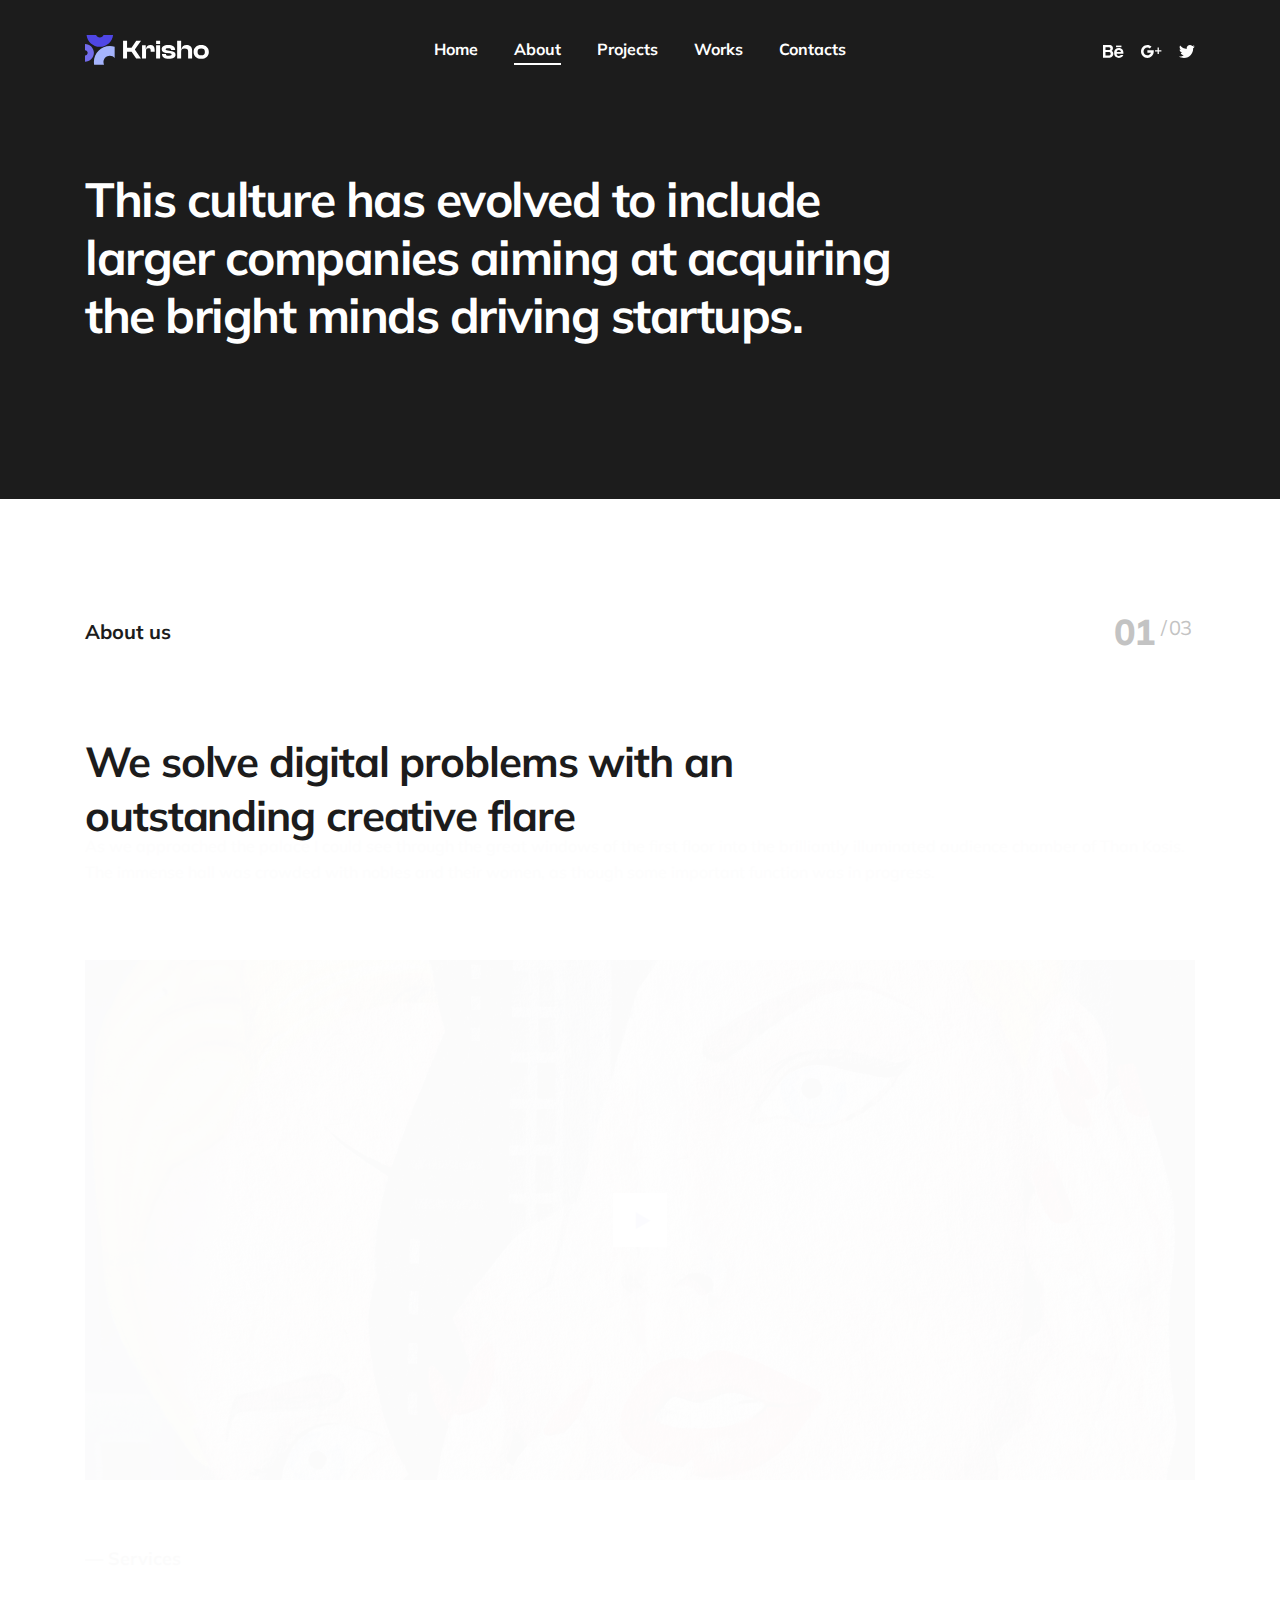
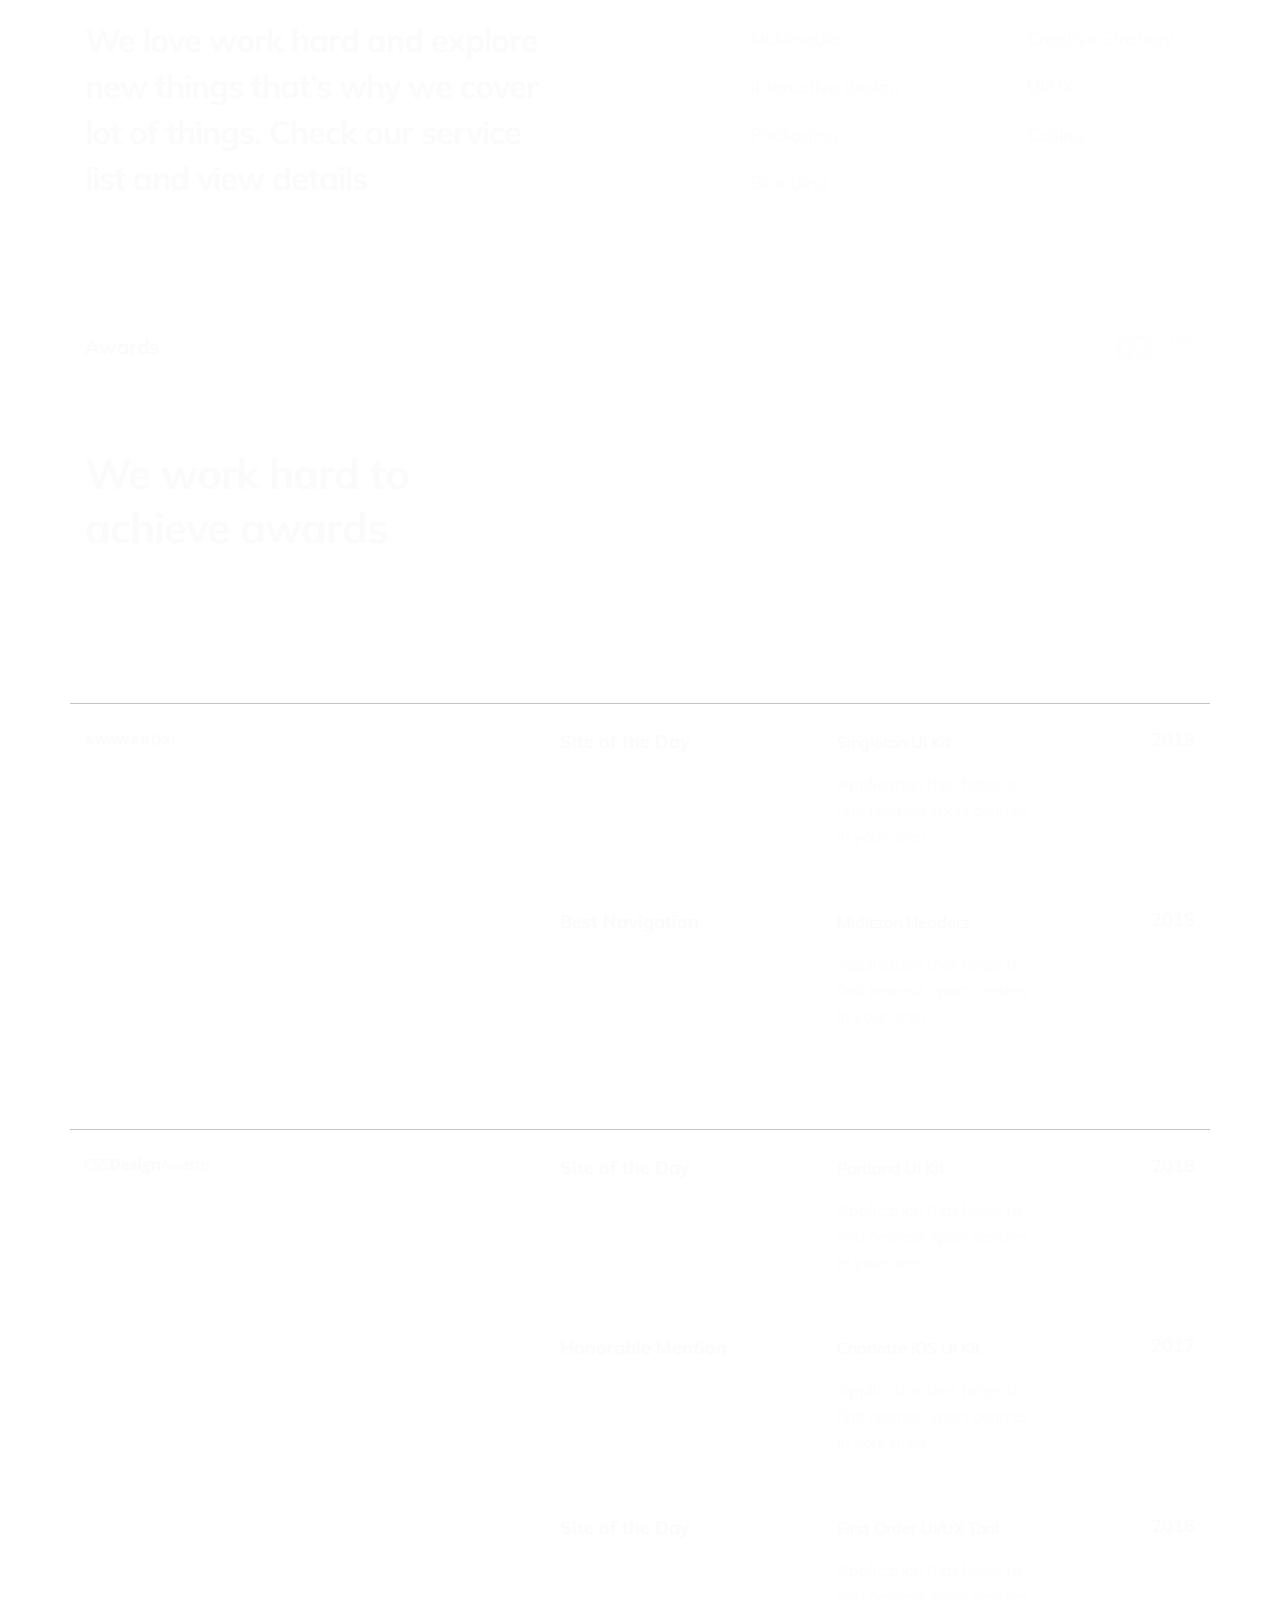
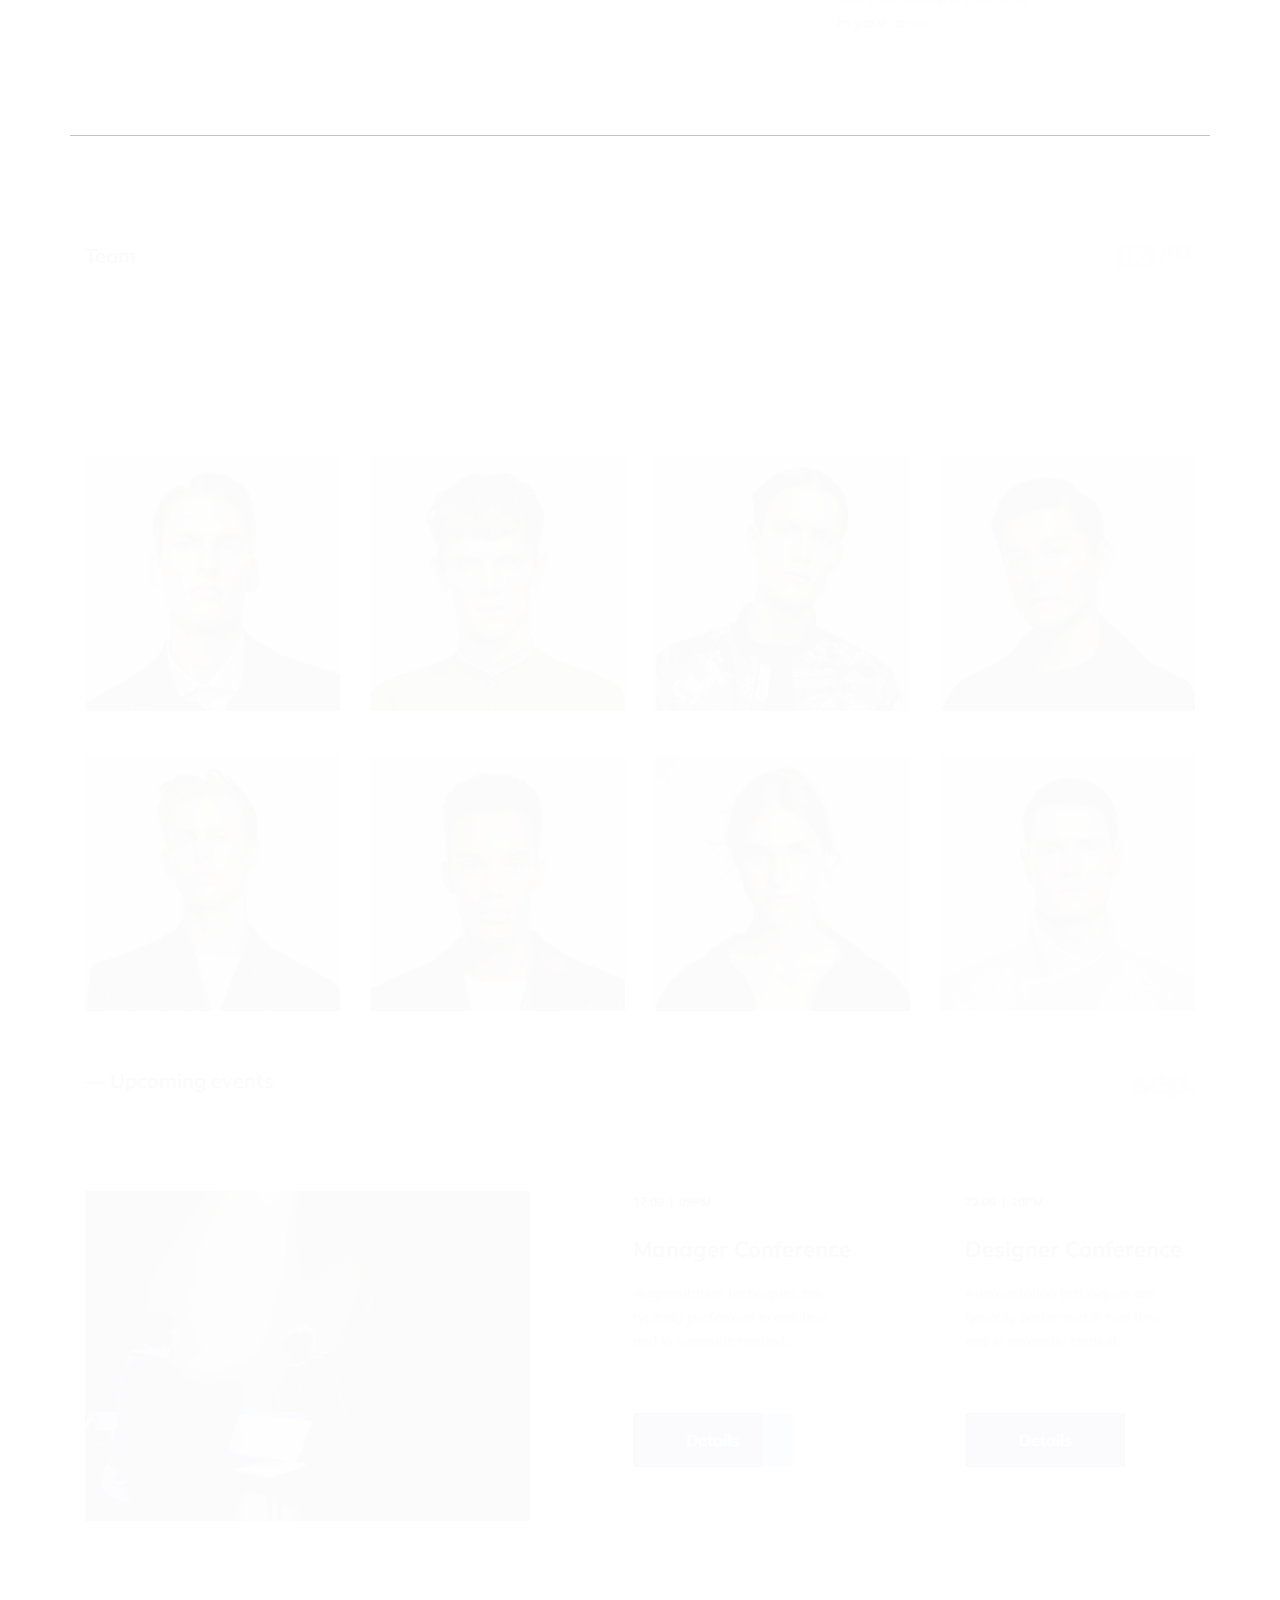
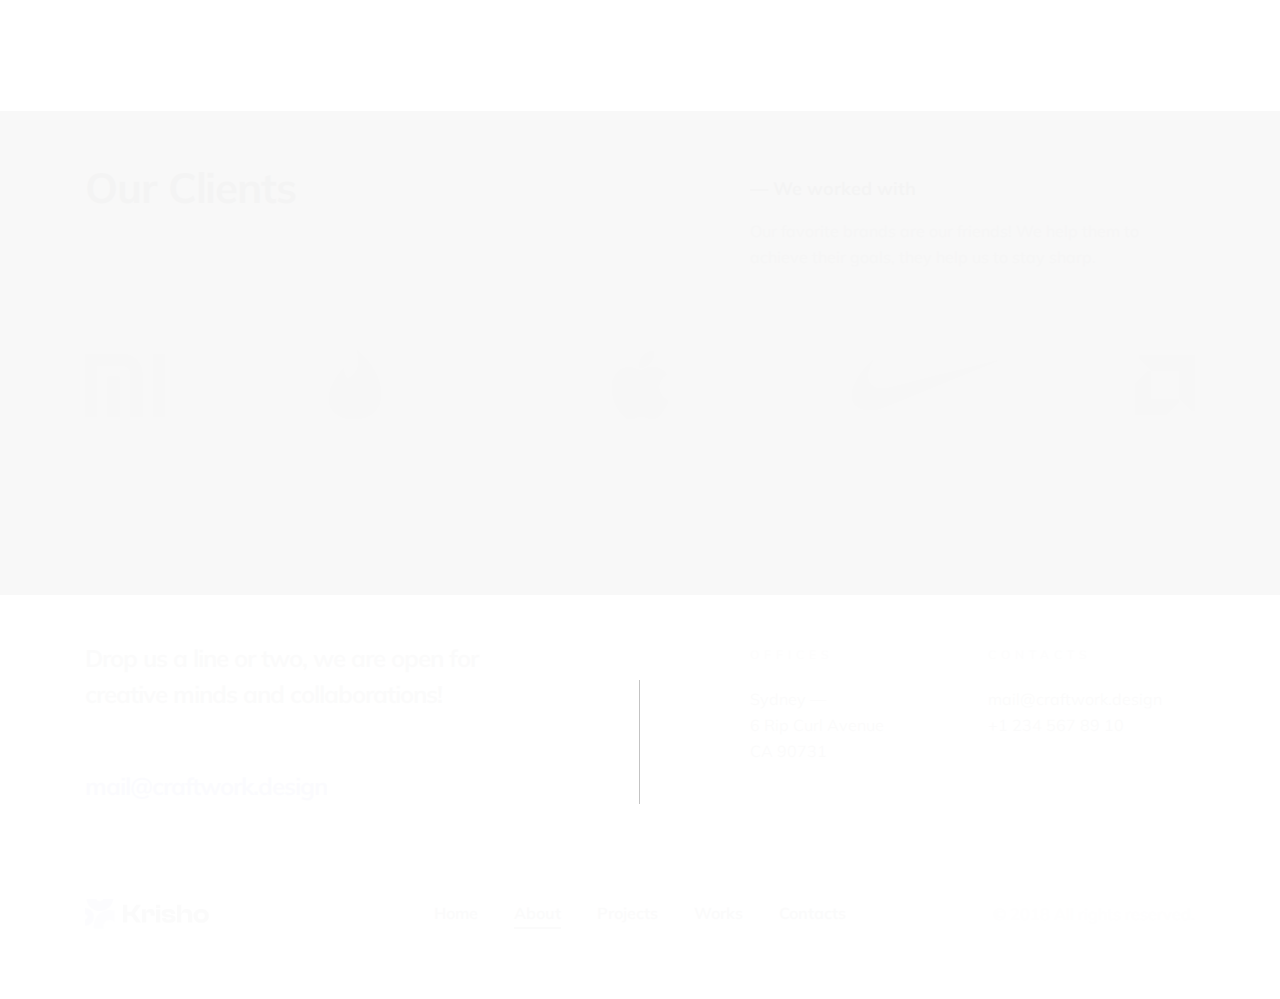
<file: about.html>
<!DOCTYPE html>
<html lang="en-US" prefix="og: http://ogp.me/ns#">
<head>
	<meta charset="utf-8" >
	<meta name="viewport" content="width=device-width, initial-scale=1">
	<meta name="apple-mobile-web-app-capable" content="yes" />
	
	<!-- SEO Title, Keywords, Description tags -->
	<title>Krisho</title>
	<meta name="keywords" content="">
	<meta name="description" content="">
	
	<!-- Favicon in different sizes -->
	<link sizes="57x57"   href="i/favicon/57x57.png"   rel="apple-touch-icon-precomposed" />
	<link sizes="72x72"   href="i/favicon/72x72.png"   rel="apple-touch-icon-precomposed" />
	<link sizes="114x114" href="i/favicon/114x114.png" rel="apple-touch-icon-precomposed" />
	<link sizes="120x120" href="i/favicon/120x120.png" rel="apple-touch-icon-precomposed" />
	<link sizes="144x144" href="i/favicon/144x144.png" rel="apple-touch-icon-precomposed" />
	<link sizes="32x32"   href="i/favicon/32x32.png"   rel="icon" type="image/png" />
	<link sizes="16x16"   href="i/favicon/16x16.png"   rel="icon" type="image/png" />
	
	<!-- OGP tags - this information will be displayed while sharing to social networks (Facebook, Twitter, etc.) -->
	<meta property="og:locale" content="en_US" />
	<meta property="og:type" content="article" />
	<meta property="og:title" content="Community HTML5 Bootstrap 4 Theme" />
	<meta property="og:description" content="" />
	<meta property="og:url" content="#" />
	<meta property="og:site_name" content="GetCraftWork" />
	<meta property="article:publisher" content="#" />
	<meta property="article:author" content="#" />
	<meta property="article:section" content="Products" />
	<meta property="og:image" content="/mindcraft/i/social_img.jpg" />
	<meta property="og:image:secure_url" content="/mindcraft/i/social_img.jpg" />
	<meta property="og:image:width" content="800" />
	<meta property="og:image:height" content="600" />
	<meta name="twitter:card" content="summary_large_image" />
	<meta name="twitter:description" content="" />
	<meta name="twitter:title" content="Community HTML5 Bootstrap 4 Theme" />
	<meta name="twitter:site" content="#" />
	<meta name="twitter:image" content="/mindcraft/i/social_img.jpg" />
	<meta name="twitter:creator" content="#" />

	<!-- Fonts from Google Fonts. Check https://fonts.google.com/ for more fonts! -->
	<link href="https://fonts.googleapis.com/css?family=Muli:300,400,600,700,800" rel="stylesheet">
	
	<!-- Stylesheet -->
	<link href="css/style.css" rel="stylesheet" />

	<!-- jQuery -->
	<script src="js/jquery.min.js"></script>
	
	<!-- Fancybox 3 for video popups and galleries in popup -->
	<script src="js/jquery.fancybox.min.js"></script>
</head> 
<body class="about">

	<!-- Navigation -->
	<a class="hamburger"></a>
	
	<nav role="navigation" class="main_nav">
		<a class="close"></a>
		<div class="container">
			<div class="row align-items-center justify-content-between">
				<div class="col-xl-2 animatable">
					<a href="./" class="logo">
						<img src="i/logo.svg" />
					</a>
				</div>
				<div class="col-xl-8 d-xl-flex justify-content-center align-items-center links animatable" data-delay="150">
					<div><a href="./">Home</a></div>
					<div><a href="about.html" class="active">About</a></div>
					<div><a href="projects.html">Projects</a></div>
					<div><a href="works.html">Works</a></div>
					<div><a href="contacts.html">Contacts</a></div>
				</div>
				<div class="col-xl-2 d-flex justify-content-xl-end align-items-center socials animatable" data-delay="300">
					<a href="https://www.behance.net/shepovalov" target="_blank" class="behance">
						<img src="i/behance.svg" alt="" />
					</a>
					<a href="https://plus.google.com/" target="_blank" class="google_plus">
						<img src="i/google_plus.svg" alt="" />
					</a>
					<a href="https://twitter.com/hellodeny" target="_blank" class="twitter">
						<img src="i/twitter.svg" alt="" />
					</a>
				</div>
			</div>
		</div>
	</nav>

	<!-- First screen -->
	<header>
		<div class="container">
			<a href="./" class="logo_mobile">
				<img src="i/logo.svg" />
			</a>
			<div class="row">
				<div class="col-md-9 left animatable" data-delay="300">
					<h1>This culture has evolved to include larger companies aiming at acquiring the bright minds driving startups.</h1>
				</div>
			</div>
		</div>
	</header>
	
	<!-- Section About Us -->	
	<section class="section_about">
		<div class="animatable">
			<div class="container">
				<div class="row align-items-center">
					<div class="col-8 animatable">
						<div class="section_title">About us</div>
					</div>
					<div class="col-4 text-right section_counter animatable" data-delay="200">
						<span class="now">01</span>
						<span class="total">/ 03</span>
					</div>
				</div>
				<article>
					<h2 class="animatable">We solve digital problems with an outstanding creative flare</h2>
					<div class="text animatable" data-delay="100">
						As we approached the palace I could see through the great windows of 
						the first floor into the brilliantly illuminated audience chamber of Than 
						Kosis. The immense hall was crowded with nobles and their women, as 
						though some important function was in progress.
					</div>
					<!-- Video opens in popup created using Fancybox 3. Check their docs for more options: https://fancyapps.com/fancybox/3/ -->
					<a data-fancybox href="https://www.youtube.com/watch?v=2cYq-Glc1gM" class="video animatable" data-delay="200">
						<img src="i/about_video_cover.jpg" srcset="i/about_video_cover@2x.jpg 2x" alt="" class="img-fluid" />
						<i class="icon icon-play-white"></i>
					</a>
				</article>
				<div class="second_title animatable">— Services</div>
				<div class="row justify-content-between">
					<div class="col-md-6 animatable" data-delay="100">
						<h4>
							We love work hard and explore <br />
							new things that’s why we cover <br />
							lot of things. Check our service <br />
							list and view details
						</h4>
					</div>
					<div class="col-lg-5 col-md-6 services">
						<div class="row justify-content-between">
							<div class="col-xl-5 col-sm-6 animatable" data-delay="200">
								<div class="service">Multimedia</div>
								<div class="service">Interactive design</div>
								<div class="service">Packaging</div>
								<div class="service">Branding</div>
							</div>
							<div class="col-xl-5 col-sm-6 animatable" data-delay="300">
								<div class="service">Creative Strategy</div>
								<div class="service">UI/UX</div>
								<div class="service">Coding</div>
							</div>
						</div>
					</div>
				</div>
			</div>
		</div>
	</section>
	
	<!-- Section Awards -->	
	<section class="section_awards">
		<div class="container">
			<div class="row align-items-center">
				<div class="col-8 animatable">
					<div class="section_title">Awards</div>
				</div>
				<div class="col-4 text-right section_counter animatable" data-delay="200">
					<span class="now">02</span>
					<span class="total">/ 03</span>
				</div>
			</div>
			<h2 class="animatable" data-delay="300">We work hard to <br />achieve awards</h2>
			<!-- Pseudo-table row -->
			<div class="row justify-content-between table_row">
				<div class="col-md-2 logo animatable">
					<img src="i/awwwards-logo.svg" alt="" class="img-fluid" />
				</div>
				<div class="col-xl-7 col-md-10 right">
					<div class="row">
						<div class="col-xl-5 col-md-4 animatable" data-delay="100">
							<div class="col_title">Site of the Day</div>							
						</div>
						<div class="col-xl-4 col-md-6 animatable" data-delay="200">
							<div class="col_text">
								<div class="title">Singleton UI Kit</div>
								Application that helps to find nearest sport centres in your area
							</div>						
						</div>
						<div class="col-xl-3 col-md-2 animatable" data-delay="300">
							<div class="year text-left text-md-right">2018</div>							
						</div>
					</div>
					<div class="row">
						<div class="col-xl-5 col-md-4 animatable" data-delay="100">
							<div class="col_title">Best Navigation</div>							
						</div>
						<div class="col-xl-4 col-md-6 animatable" data-delay="200">
							<div class="col_text">
								<div class="title">Midleton Headers</div>
								Application that helps to find nearest sport centres in your area
							</div>						
						</div>
						<div class="col-xl-3 col-md-2 animatable" data-delay="300">
							<div class="year text-left text-md-right">2018</div>							
						</div>
					</div>
				</div>
			</div>
			<!-- Pseudo-table row -->
			<div class="row justify-content-between table_row">
				<div class="col-md-2 logo animatable">
					<img src="i/cssdesignawards-logo.svg" alt="" class="img-fluid" />
				</div>
				<div class="col-xl-7 col-md-10 right">
					<div class="row">
						<div class="col-xl-5 col-md-4 animatable" data-delay="100">
							<div class="col_title">Site of the Day</div>							
						</div>
						<div class="col-xl-4 col-md-6 animatable" data-delay="200">
							<div class="col_text">
								<div class="title">Portland UI Kit</div>
								Application that helps to find nearest sport centres in your area
							</div>						
						</div>
						<div class="col-xl-3 col-md-2 animatable" data-delay="300">
							<div class="year text-left text-md-right">2018</div>							
						</div>
					</div>
					<div class="row">
						<div class="col-xl-5 col-md-4 animatable" data-delay="100">
							<div class="col_title">Honorable Mention</div>							
						</div>
						<div class="col-xl-4 col-md-6 animatable" data-delay="200">
							<div class="col_text">
								<div class="title">Charlotte iOS UI Kit</div>
								Application that helps to find nearest sport centres in your area
							</div>						
						</div>
						<div class="col-xl-3 col-md-2 animatable" data-delay="300">
							<div class="year text-left text-md-right">2017</div>							
						</div>
					</div>
					<div class="row">
						<div class="col-xl-5 col-md-4 animatable" data-delay="100">
							<div class="col_title">Site of the Day</div>							
						</div>
						<div class="col-xl-4 col-md-6 animatable" data-delay="200">
							<div class="col_text">
								<div class="title">First Order UI/UX Tool</div>
								Application that helps to find nearest sport centres in your area
							</div>						
						</div>
						<div class="col-xl-3 col-md-2 animatable" data-delay="300">
							<div class="year text-left text-md-right">2016</div>							
						</div>
					</div>
				</div>
			</div>
		</div>
	</section>
	
	<!-- Section Team -->	
	<section class="section_team">
		<div class="container">
			<div class="row align-items-center">
				<div class="col-8 animatable">
					<div class="section_title">Team</div>
				</div>
				<div class="col-4 text-right section_counter animatable" data-delay="200">
					<span class="now">03</span>
					<span class="total">/ 03</span>
				</div>
			</div>
			<div class="row slider">
				<div class="col-xl-3">
					<div class="block animatable">
						<img src="i/team-1.jpg" srcset="i/team-1@2x.jpg 2x" alt="" />
						<div class="d-flex flex-column justify-content-between inner">
							<div class="top">
								<div class="name">Maxim Kirpichev</div>
								<div class="position">Web developer</div>
							</div>
							<div class="text">
								“Art is not a handicraft, it is 
								the transmission of feeling 
								the artist has experienced.”
							</div>
						</div>
					</div>
				</div>
				<div class="col-xl-3">
					<div class="block animatable" data-delay="100">
						<img src="i/team-2.jpg" srcset="i/team-2@2x.jpg 2x" alt="" />
						<div class="d-flex flex-column justify-content-between inner">
							<div class="top">
								<div class="name">Denis Shepovalov</div>
								<div class="position">Project manager</div>
							</div>
							<div class="text">
								“Art is not a handicraft, it is 
								the transmission of feeling 
								the artist has experienced.”
							</div>
						</div>
					</div>
				</div>
				<div class="col-xl-3">
					<div class="block animatable" data-delay="200">
						<img src="i/team-3.jpg" srcset="i/team-3@2x.jpg 2x" alt="" />
						<div class="d-flex flex-column justify-content-between inner">
							<div class="top">
								<div class="name">Bakhtiyar Sattarov</div>
								<div class="position">UI/UX Designer</div>
							</div>
							<div class="text">
								“Art is not a handicraft, it is 
								the transmission of feeling 
								the artist has experienced.”
							</div>
						</div>
					</div>
				</div>
				<div class="col-xl-3">
					<div class="block animatable" data-delay="300">
						<img src="i/team-4.jpg" srcset="i/team-4@2x.jpg 2x" alt="" />
						<div class="d-flex flex-column justify-content-between inner">
							<div class="top">
								<div class="name">Your teamate</div>
								<div class="position">Teamate position</div>
							</div>
							<div class="text">
								“Art is not a handicraft, it is 
								the transmission of feeling 
								the artist has experienced.”
							</div>
						</div>
					</div>
				</div>
				<div class="col-xl-3">
					<div class="block animatable">
						<img src="i/team-5.jpg" srcset="i/team-5@2x.jpg 2x" alt="" />
						<div class="d-flex flex-column justify-content-between inner">
							<div class="top">
								<div class="name">Your teamate</div>
								<div class="position">Teamate position</div>
							</div>
							<div class="text">
								“Art is not a handicraft, it is 
								the transmission of feeling 
								the artist has experienced.”
							</div>
						</div>
					</div>
				</div>
				<div class="col-xl-3">
					<div class="block animatable" data-delay="100">
						<img src="i/team-6.jpg" srcset="i/team-6@2x.jpg 2x" alt="" />
						<div class="d-flex flex-column justify-content-between inner">
							<div class="top">
								<div class="name">Your teamate</div>
								<div class="position">Teamate position</div>
							</div>
							<div class="text">
								“Art is not a handicraft, it is 
								the transmission of feeling 
								the artist has experienced.”
							</div>
						</div>
					</div>
				</div>
				<div class="col-xl-3">
					<div class="block animatable" data-delay="200">
						<img src="i/team-7.jpg" srcset="i/team-7@2x.jpg 2x" alt="" />
						<div class="d-flex flex-column justify-content-between inner">
							<div class="top">
								<div class="name">Polina Kuzina</div>
								<div class="position">Manager at Craftwork</div>
							</div>
							<div class="text">
								“Art is not a handicraft, it is 
								the transmission of feeling 
								the artist has experienced.”
							</div>
						</div>
					</div>
				</div>
				<div class="col-xl-3">
					<div class="block animatable" data-delay="300">
						<img src="i/team-8.jpg" srcset="i/team-8@2x.jpg 2x" alt="" />
						<div class="d-flex flex-column justify-content-between inner">
							<div class="top">
								<div class="name">Your teamate</div>
								<div class="position">Teamate position</div>
							</div>
							<div class="text">
								“Art is not a handicraft, it is 
								the transmission of feeling 
								the artist has experienced.”
							</div>
						</div>
					</div>
				</div>
			</div>
		</div>
	</section>
	
	<!-- Section Upcoming Events -->	
	<section class="section_upcoming_events">
		<div class="container">
			<div class="row align-items-center">
				<div class="col-8 animatable">
					<div class="section_title">— Upcoming events</div>
				</div>
				<div class="col-4 text-right section_counter animatable" data-delay="200">
					<span class="now">sep.</span>
				</div>
			</div>
			<div class="row justify-content-between events">
				<div class="col-lg-5 col-md-4 animatable">
					<img src="i/section_upcoming_events_img.jpg" srcset="i/section_upcoming_events_img@2x.jpg 2x" alt="" class="img-fluid" />
				</div>
				<div class="col-lg-3 col-md-4 col-sm-6 d-sm-flex justify-content-end event_holder">
					<div class="event">
						<div class="date animatable" data-delay="100">17.09 &nbsp;|&nbsp; 09PM </div>
						<div class="title animatable" data-delay="200">Manager Conference</div>
						<div class="text animatable" data-delay="300">Augmentation techniques are typically performed in real time <nobr>and in semantic</nobr> context.</div>
						<a href="#" class="btn animatable" data-delay="400">Details</a>
					</div>
				</div>
				<div class="col-lg-3 col-md-4 col-sm-6 d-sm-flex justify-content-end event_holder">
					<div class="event">
						<div class="date animatable" data-delay="300">22.09 &nbsp;|&nbsp; 10PM </div>
						<div class="title animatable" data-delay="400">Designer Conference</div>
						<div class="text animatable" data-delay="500">Augmentation techniques are typically performed in real time <nobr>and in semantic</nobr> context.</div>
						<a href="#" class="btn animatable" data-delay="600">Details</a>
					</div>
				</div>
			</div>
		</div>
	</section>
	
	<!-- Section Our Clients -->	
	<section class="section_our_clients">
		<div class="container">
			<div class="row justify-content-between">
				<div class="col-xl-6 animatable">
					<h2 class="text-center text-xl-left">Our Clients</h2>
				</div>
				<div class="col-xl-5 text-center text-xl-left right">
					<div class="subtitle animatable" data-delay="100"><b>— We worked with</b></div>
					<div class="text animatable" data-delay="200">Our favorite brands are our friends! We help them to achieve their goals, they help us to stay sharp.</div>
				</div>
			</div>
			<div class="row justify-content-center justify-content-xl-between align-items-center logos">
				<div class="col-2 text-center text-xl-left animatable">
					<a href="#" target="_blank"><img src="i/logo-xiaomi.png" srcset="i/logo-xiaomi@2x.png 2x" alt="" class="img-fluid" /></a>
				</div>
				<div class="col-2 text-center animatable" data-delay="100">
					<a href="#" target="_blank"><img src="i/logo-tinder.png" srcset="i/logo-tinder@2x.png 2x" alt="" class="img-fluid" /></a>
				</div>
				<div class="col-xl-4 col-2 text-center animatable" data-delay="200">
					<a href="#" target="_blank"><img src="i/logo-apple.png" srcset="i/logo-apple@2x.png 2x" alt="" class="img-fluid" /></a>
				</div>
				<div class="col-2 text-center animatable" data-delay="300">
					<a href="#" target="_blank"><img src="i/logo-nike.png" srcset="i/logo-nike@2x.png 2x" alt="" class="img-fluid" /></a>
				</div>
				<div class="col-2 text-center text-xl-right animatable" data-delay="400">
					<a href="#" target="_blank"><img src="i/logo-amd.png" srcset="i/logo-amd@2x.png 2x" alt="" class="img-fluid" /></a>
				</div>
			</div>
		</div>
	</section>
	
	<!-- Section Footer Contacts -->	
	<section class="section_footer_contacts">
		<div class="container">
			<div class="row align-items-center align-items-lg-stretch justify-content-between">
				<div class="col-md-6 left">
					<div class="text animatable">
						Drop us a line or two, we are open for 
						creative minds and collaborations!
					</div>
					<a href="mailto:mail@craftwork.design" class="animatable" data-delay="100">mail@craftwork.design</a>
				</div>
				<div class="col-md-5 right">
					<div class="row">
						<div class="col-lg-6 col-md-12 col-sm-6 block">
							<div class="title animatable" data-delay="200">OFFICES</div>
							<div class="text animatable" data-delay="300">
								Sydney — <br />
								6 Rip Curl Avenue <br />
								CA 90731
							</div>
						</div>
						<div class="col-lg-6 col-md-12 col-sm-6 block">
							<div class="title animatable" data-delay="400">contacts</div>
							<div class="text animatable" data-delay="500">
								<div>mail@craftwork.design</div>
								<div>+1 234 567 89 10</div>
							</div>
						</div>
					</div>
				</div>
			</div>
		</div>
	</section>
	
	<!-- Footer -->
	<footer>
		<div class="container">
			<div class="row align-items-center">
				<div class="col-lg-3 text-center text-lg-left animatable">
					<a href="./" class="logo">
						<img src="i/logo-black.svg" class="img-fluid" />
					</a>
				</div>
				<div class="col-lg-6 d-flex flex-wrap justify-content-center links animatable" data-delay="150">
					<a href="./">Home</a>
					<a href="about.html" class="active">About</a>
					<a href="projects.html">Projects</a>
					<a href="works.html">Works</a>
					<a href="contacts.html">Contacts</a>
				</div>
				<div class="col-lg-3 text-center text-lg-right copyright animatable" data-delay="300">
					&copy; 2018 All rights reserved.
				</div>
			</div>
		</div>
	</footer>
	
	<!-- Slick Slider -->
	<script src="js/slick.min.js"></script>
	<!-- All custom scripts (uncomment .min if you want) -->
	<script src="js/scripts.js"></script>
	<!-- <script src="js/scripts.min.js"></script> -->

</body>
</html>
</file>
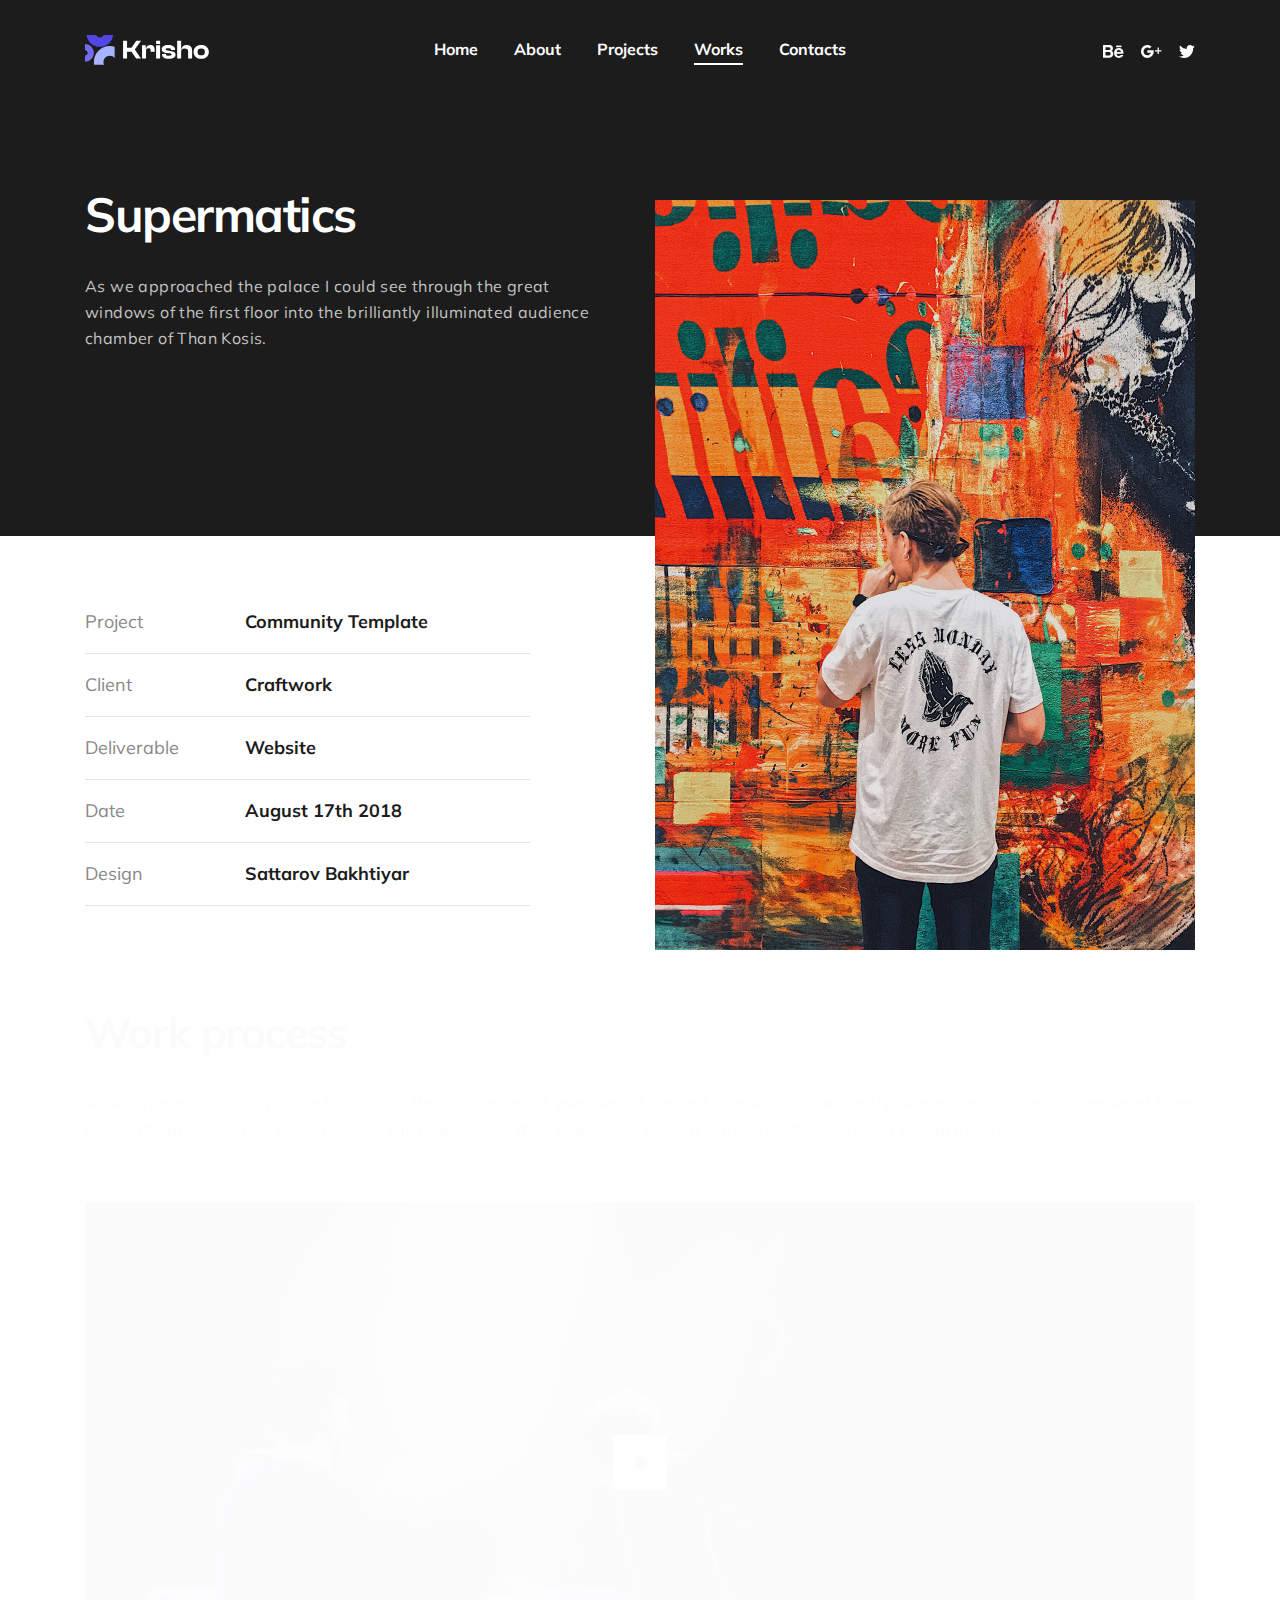
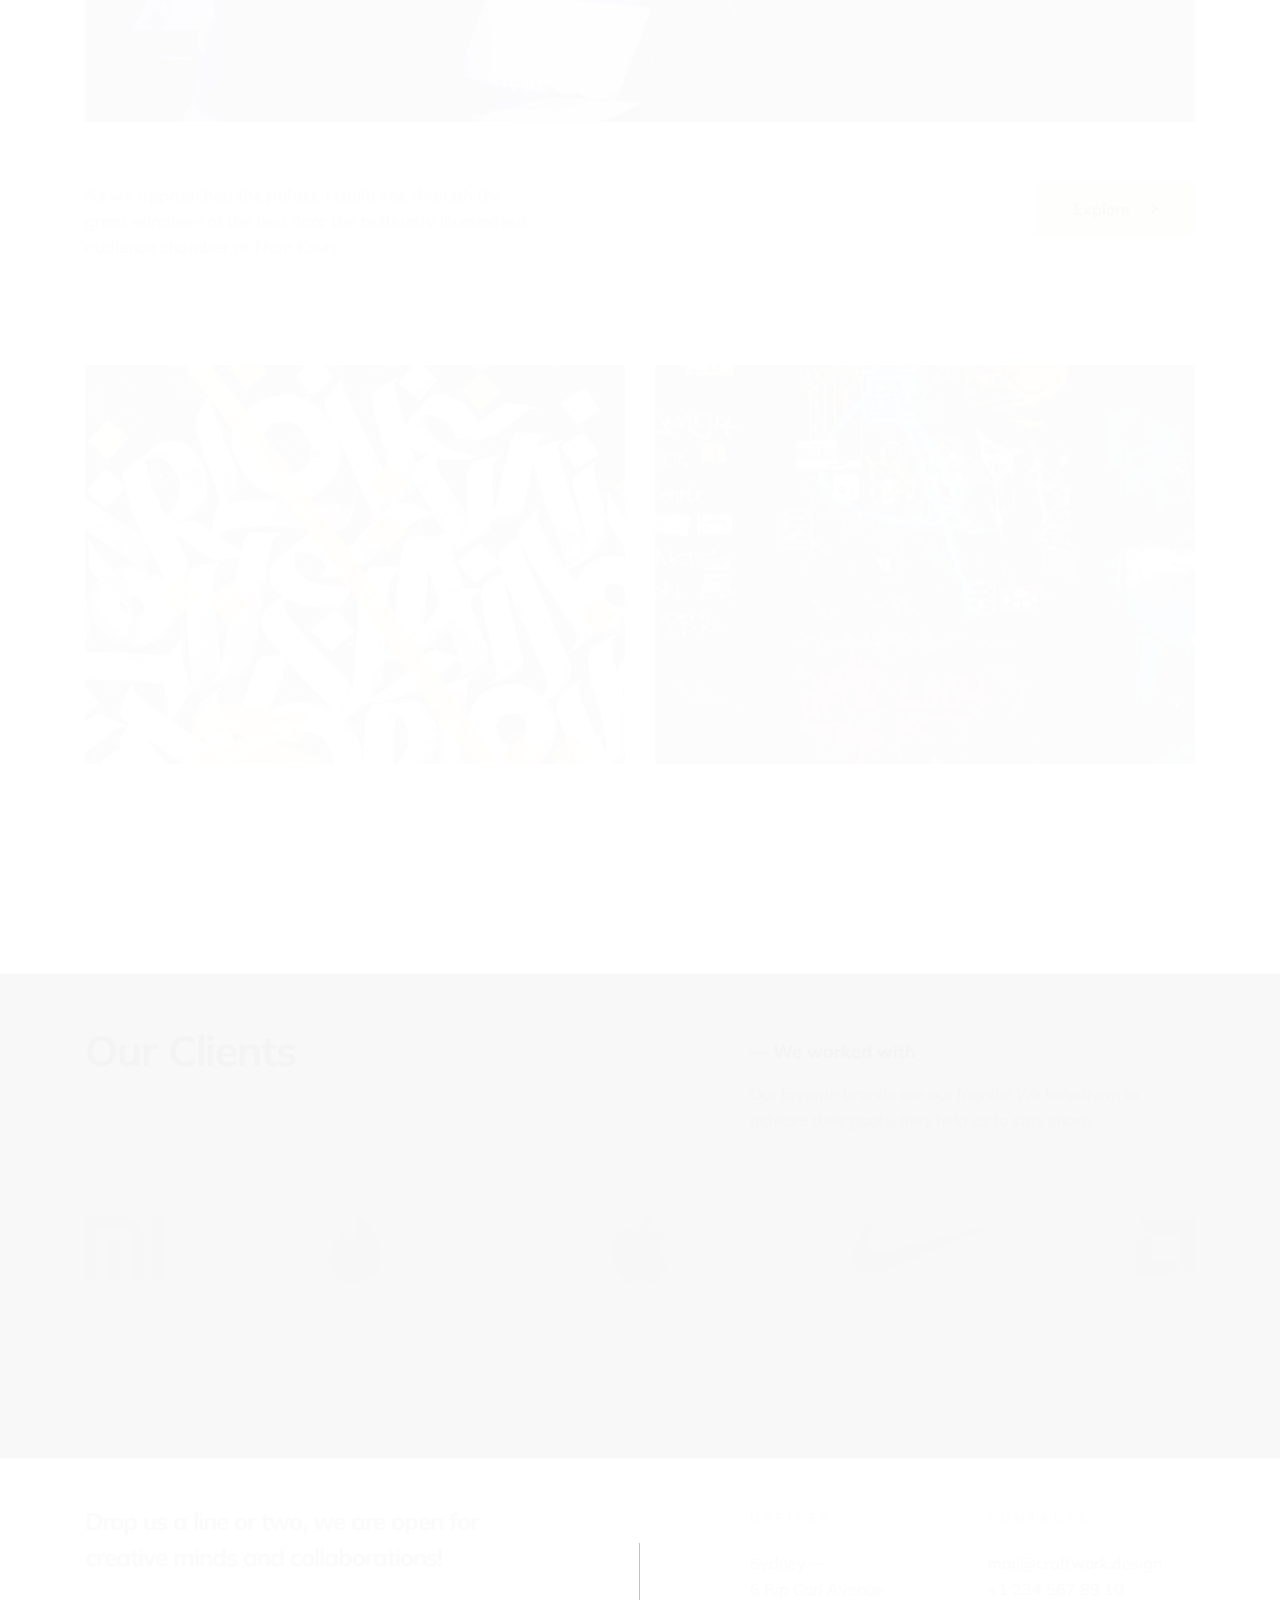
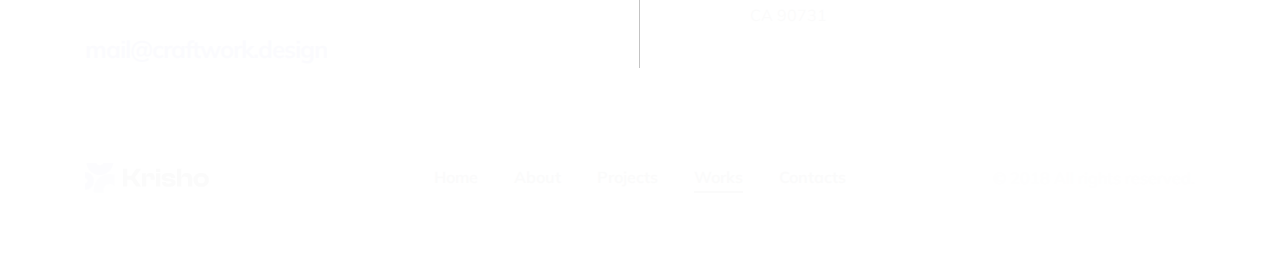
<file: works.html>
<!DOCTYPE html>
<html lang="en-US" prefix="og: http://ogp.me/ns#">
<head>
	<meta charset="utf-8" >
	<meta name="viewport" content="width=device-width, initial-scale=1">
	<meta name="apple-mobile-web-app-capable" content="yes" />
	
	<!-- SEO Title, Keywords, Description tags -->
	<title>Krisho</title>
	<meta name="keywords" content="">
	<meta name="description" content="">
	
	<!-- Favicon in different sizes -->
	<link sizes="57x57"   href="i/favicon/57x57.png"   rel="apple-touch-icon-precomposed" />
	<link sizes="72x72"   href="i/favicon/72x72.png"   rel="apple-touch-icon-precomposed" />
	<link sizes="114x114" href="i/favicon/114x114.png" rel="apple-touch-icon-precomposed" />
	<link sizes="120x120" href="i/favicon/120x120.png" rel="apple-touch-icon-precomposed" />
	<link sizes="144x144" href="i/favicon/144x144.png" rel="apple-touch-icon-precomposed" />
	<link sizes="32x32"   href="i/favicon/32x32.png"   rel="icon" type="image/png" />
	<link sizes="16x16"   href="i/favicon/16x16.png"   rel="icon" type="image/png" />
	
	<!-- OGP tags - this information will be displayed while sharing to social networks (Facebook, Twitter, etc.) -->
	<meta property="og:locale" content="en_US" />
	<meta property="og:type" content="article" />
	<meta property="og:title" content="Community HTML5 Bootstrap 4 Theme" />
	<meta property="og:description" content="" />
	<meta property="og:url" content="#" />
	<meta property="og:site_name" content="GetCraftWork" />
	<meta property="article:publisher" content="#" />
	<meta property="article:author" content="#" />
	<meta property="article:section" content="Products" />
	<meta property="og:image" content="/mindcraft/i/social_img.jpg" />
	<meta property="og:image:secure_url" content="/mindcraft/i/social_img.jpg" />
	<meta property="og:image:width" content="800" />
	<meta property="og:image:height" content="600" />
	<meta name="twitter:card" content="summary_large_image" />
	<meta name="twitter:description" content="" />
	<meta name="twitter:title" content="Community HTML5 Bootstrap 4 Theme" />
	<meta name="twitter:site" content="#" />
	<meta name="twitter:image" content="/mindcraft/i/social_img.jpg" />
	<meta name="twitter:creator" content="#" />

	<!-- Fonts from Google Fonts. Check https://fonts.google.com/ for more fonts! -->
	<link href="https://fonts.googleapis.com/css?family=Muli:300,400,600,700,800" rel="stylesheet">
	
	<!-- Stylesheet -->
	<link href="css/style.css" rel="stylesheet" />

	<!-- jQuery -->
	<script src="js/jquery.min.js"></script>
	
	<!-- Fancybox 3 for video popups and galleries in popup -->
	<script src="js/jquery.fancybox.min.js"></script>
</head> 
<body class="works">

	<!-- Navigation -->
	<a class="hamburger"></a>
	
	<nav role="navigation" class="main_nav">
		<a class="close"></a>
		<div class="container">
			<div class="row align-items-center justify-content-between">
				<div class="col-xl-2 animatable">
					<a href="./" class="logo">
						<img src="i/logo.svg" />
					</a>
				</div>
				<div class="col-xl-8 d-xl-flex justify-content-center align-items-center links animatable" data-delay="150">
					<div><a href="./">Home</a></div>
					<div><a href="about.html">About</a></div>
					<div><a href="projects.html">Projects</a></div>
					<div><a href="works.html" class="active">Works</a></div>
					<div><a href="contacts.html">Contacts</a></div>
				</div>
				<div class="col-xl-2 d-flex justify-content-xl-end align-items-center socials animatable" data-delay="300">
					<a href="https://www.behance.net/shepovalov" target="_blank" class="behance">
						<img src="i/behance.svg" alt="" />
					</a>
					<a href="https://plus.google.com/" target="_blank" class="google_plus">
						<img src="i/google_plus.svg" alt="" />
					</a>
					<a href="https://twitter.com/hellodeny" target="_blank" class="twitter">
						<img src="i/twitter.svg" alt="" />
					</a>
				</div>
			</div>
		</div>
	</nav>

	<!-- First screen -->
	<header>
		<div class="black">
			<div class="container">
				<a href="./" class="logo_mobile">
					<img src="i/logo.svg" />
				</a>
				<div class="row">
					<div class="col-md-6 left">
						<h1 class="animatable" data-delay="300">Supermatics</h1>
						<div class="text animatable" data-delay="400">
							As we approached the palace I could see through the great <br />
							windows of the first floor into the brilliantly illuminated audience 
							chamber of Than Kosis. 
						</div>
					</div>
					<div class="col-md-6 animatable" data-delay="500">
						<div class="img_holder">
							<img src="i/works_first_screen_img.jpg" srcset="i/works_first_screen_img@2x.jpg 2x" alt="" />
						</div>
					</div>
				</div>
			</div>
		</div>
		<div class="white">
			<div class="container">
				<div class="row">
					<div class="col-lg-5 animatable" data-delay="500">
						<div class="d-flex table_row">
							<div class="label">Project</div>
							<div class="text">Community Template</div>
						</div>
						<div class="d-flex table_row">
							<div class="label">Client</div>
							<div class="text">Craftwork</div>
						</div>
						<div class="d-flex table_row">
							<div class="label">Deliverable</div>
							<div class="text">Website</div>
						</div>
						<div class="d-flex table_row">
							<div class="label">Date</div>
							<div class="text">August 17th 2018</div>
						</div>
						<div class="d-flex table_row">
							<div class="label">Design</div>
							<div class="text">Sattarov Bakhtiyar</div>
						</div>
					</div>
				</div>
			</div>
		</div>
	</header>
	
	<!-- Section Work Process -->	
	<section class="section_work_process">
		<div class="container">
			<article>
				<h2 class="animatable">Work process</h2>
				<p class="animatable" data-delay="100">
					As we approached the palace I could see through the great windows of the first floor into the brilliantly illuminated audience chamber of Than Kosis. 
					The immense hall was crowded with nobles and their women, as though some important function was in progress. 
				</p>
				<p class="animatable" data-delay="100">
					<!-- Video opens in popup created using Fancybox 3. Check their docs for more options: https://fancyapps.com/fancybox/3/ -->
					<a data-fancybox href="https://www.youtube.com/watch?v=2cYq-Glc1gM" class="video">
						<img src="i/works_video_cover.jpg" srcset="i/works_video_cover@2x.jpg 2x" alt="" class="img-fluid" />
						<i class="icon icon-play-white"></i>
					</a>
				</p>
				<div class="row justify-content-between text_with_button">
					<div class="col-xl-5 col-md-8 animatable">
						<div class="text">
							As we approached the palace I could see through the great 
							windows of the first floor the brilliantly illuminated audience 
							chamber of Than Kosis. 
						</div>
					</div>
					<div class="col-md-4 col-xl-2 text-md-right animatable" data-delay="200">
						<a href="#" class="btn gold with_arrow">Explore</a>
					</div>
				</div>
				<div class="row images">
					<div class="col-md-6 animatable">
						<img src="i/works_example_image-1.jpg" srcset="i/works_example_image-1@2x.jpg 2x" alt="" class="img-fluid" />
					</div>
					<div class="col-md-6 animatable" data-delay="200">
						<img src="i/works_example_image-2.jpg" srcset="i/works_example_image-2@2x.jpg 2x" alt="" class="img-fluid" />
					</div>
				</div>
			</article>
		</div>
	</section>
	
	<!-- Section Our Clients -->	
	<section class="section_our_clients">
		<div class="container">
			<div class="row justify-content-between">
				<div class="col-xl-6 animatable">
					<h2 class="text-center text-xl-left">Our Clients</h2>
				</div>
				<div class="col-xl-5 text-center text-xl-left right">
					<div class="subtitle animatable" data-delay="100"><b>— We worked with</b></div>
					<div class="text animatable" data-delay="200">Our favorite brands are our friends! We help them to achieve their goals, they help us to stay sharp.</div>
				</div>
			</div>
			<div class="row justify-content-center justify-content-xl-between align-items-center logos">
				<div class="col-2 text-center text-xl-left animatable">
					<a href="#" target="_blank"><img src="i/logo-xiaomi.png" srcset="i/logo-xiaomi@2x.png 2x" alt="" class="img-fluid" /></a>
				</div>
				<div class="col-2 text-center animatable" data-delay="100">
					<a href="#" target="_blank"><img src="i/logo-tinder.png" srcset="i/logo-tinder@2x.png 2x" alt="" class="img-fluid" /></a>
				</div>
				<div class="col-xl-4 col-2 text-center animatable" data-delay="200">
					<a href="#" target="_blank"><img src="i/logo-apple.png" srcset="i/logo-apple@2x.png 2x" alt="" class="img-fluid" /></a>
				</div>
				<div class="col-2 text-center animatable" data-delay="300">
					<a href="#" target="_blank"><img src="i/logo-nike.png" srcset="i/logo-nike@2x.png 2x" alt="" class="img-fluid" /></a>
				</div>
				<div class="col-2 text-center text-xl-right animatable" data-delay="400">
					<a href="#" target="_blank"><img src="i/logo-amd.png" srcset="i/logo-amd@2x.png 2x" alt="" class="img-fluid" /></a>
				</div>
			</div>
		</div>
	</section>
	
	<!-- Section Footer Contacts -->	
	<section class="section_footer_contacts">
		<div class="container">
			<div class="row align-items-center align-items-lg-stretch justify-content-between">
				<div class="col-md-6 left">
					<div class="text animatable">
						Drop us a line or two, we are open for 
						creative minds and collaborations!
					</div>
					<a href="mailto:mail@craftwork.design" class="animatable" data-delay="100">mail@craftwork.design</a>
				</div>
				<div class="col-md-5 right">
					<div class="row">
						<div class="col-lg-6 col-md-12 col-sm-6 block">
							<div class="title animatable" data-delay="200">OFFICES</div>
							<div class="text animatable" data-delay="300">
								Sydney — <br />
								6 Rip Curl Avenue <br />
								CA 90731
							</div>
						</div>
						<div class="col-lg-6 col-md-12 col-sm-6 block">
							<div class="title animatable" data-delay="400">contacts</div>
							<div class="text animatable" data-delay="500">
								<div>mail@craftwork.design</div>
								<div>+1 234 567 89 10</div>
							</div>
						</div>
					</div>
				</div>
			</div>
		</div>
	</section>
	
	<!-- Footer -->
	<footer>
		<div class="container">
			<div class="row align-items-center">
				<div class="col-lg-3 text-center text-lg-left animatable">
					<a href="./" class="logo">
						<img src="i/logo-black.svg" class="img-fluid" />
					</a>
				</div>
				<div class="col-lg-6 d-flex flex-wrap justify-content-center links animatable" data-delay="150">
					<a href="./">Home</a>
					<a href="about.html">About</a>
					<a href="projects.html">Projects</a>
					<a href="works.html" class="active">Works</a>
					<a href="contacts.html">Contacts</a>
				</div>
				<div class="col-lg-3 text-center text-lg-right copyright animatable" data-delay="300">
					&copy; 2018 All rights reserved.
				</div>
			</div>
		</div>
	</footer>
	
	<!-- Slick Slider -->
	<script src="js/slick.min.js"></script>
	<!-- All custom scripts (uncomment .min if you want) -->
	<script src="js/scripts.js"></script>
	<!-- <script src="js/scripts.min.js"></script> -->

</body>
</html>
</file>
